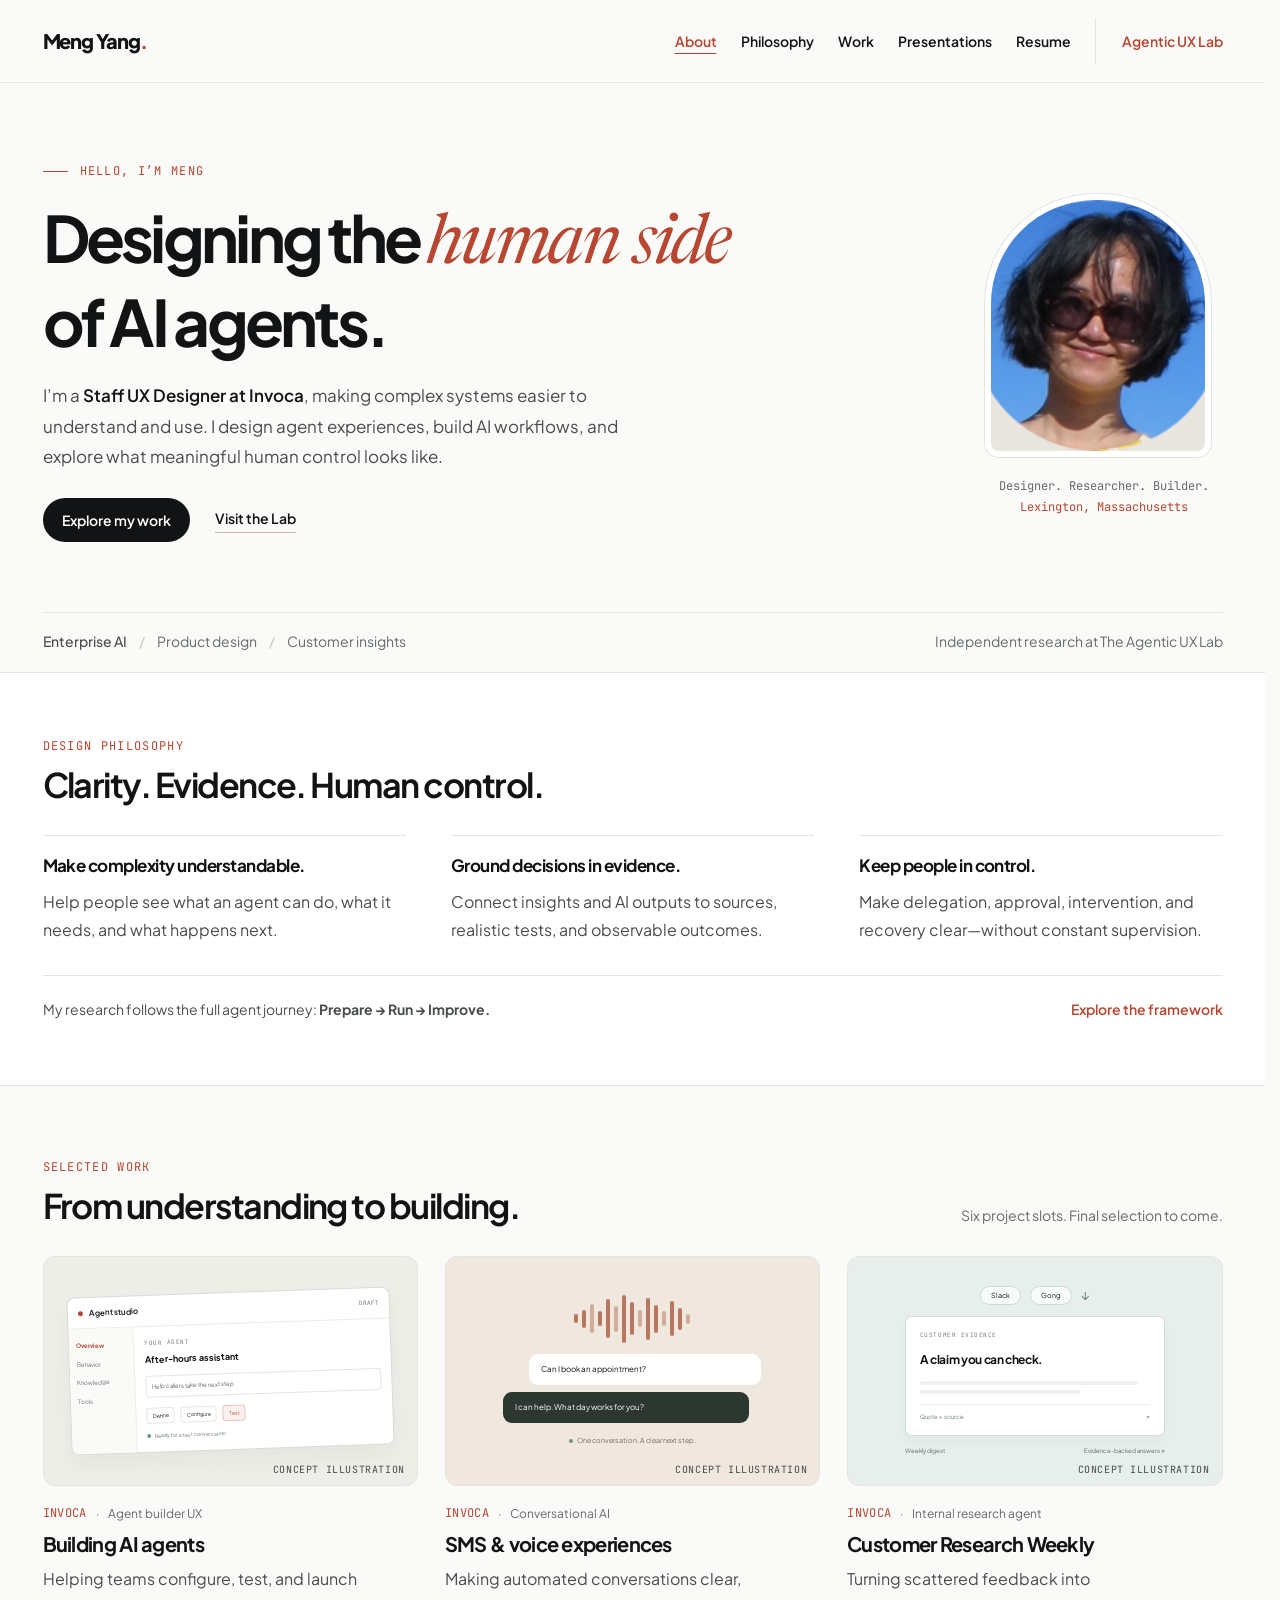
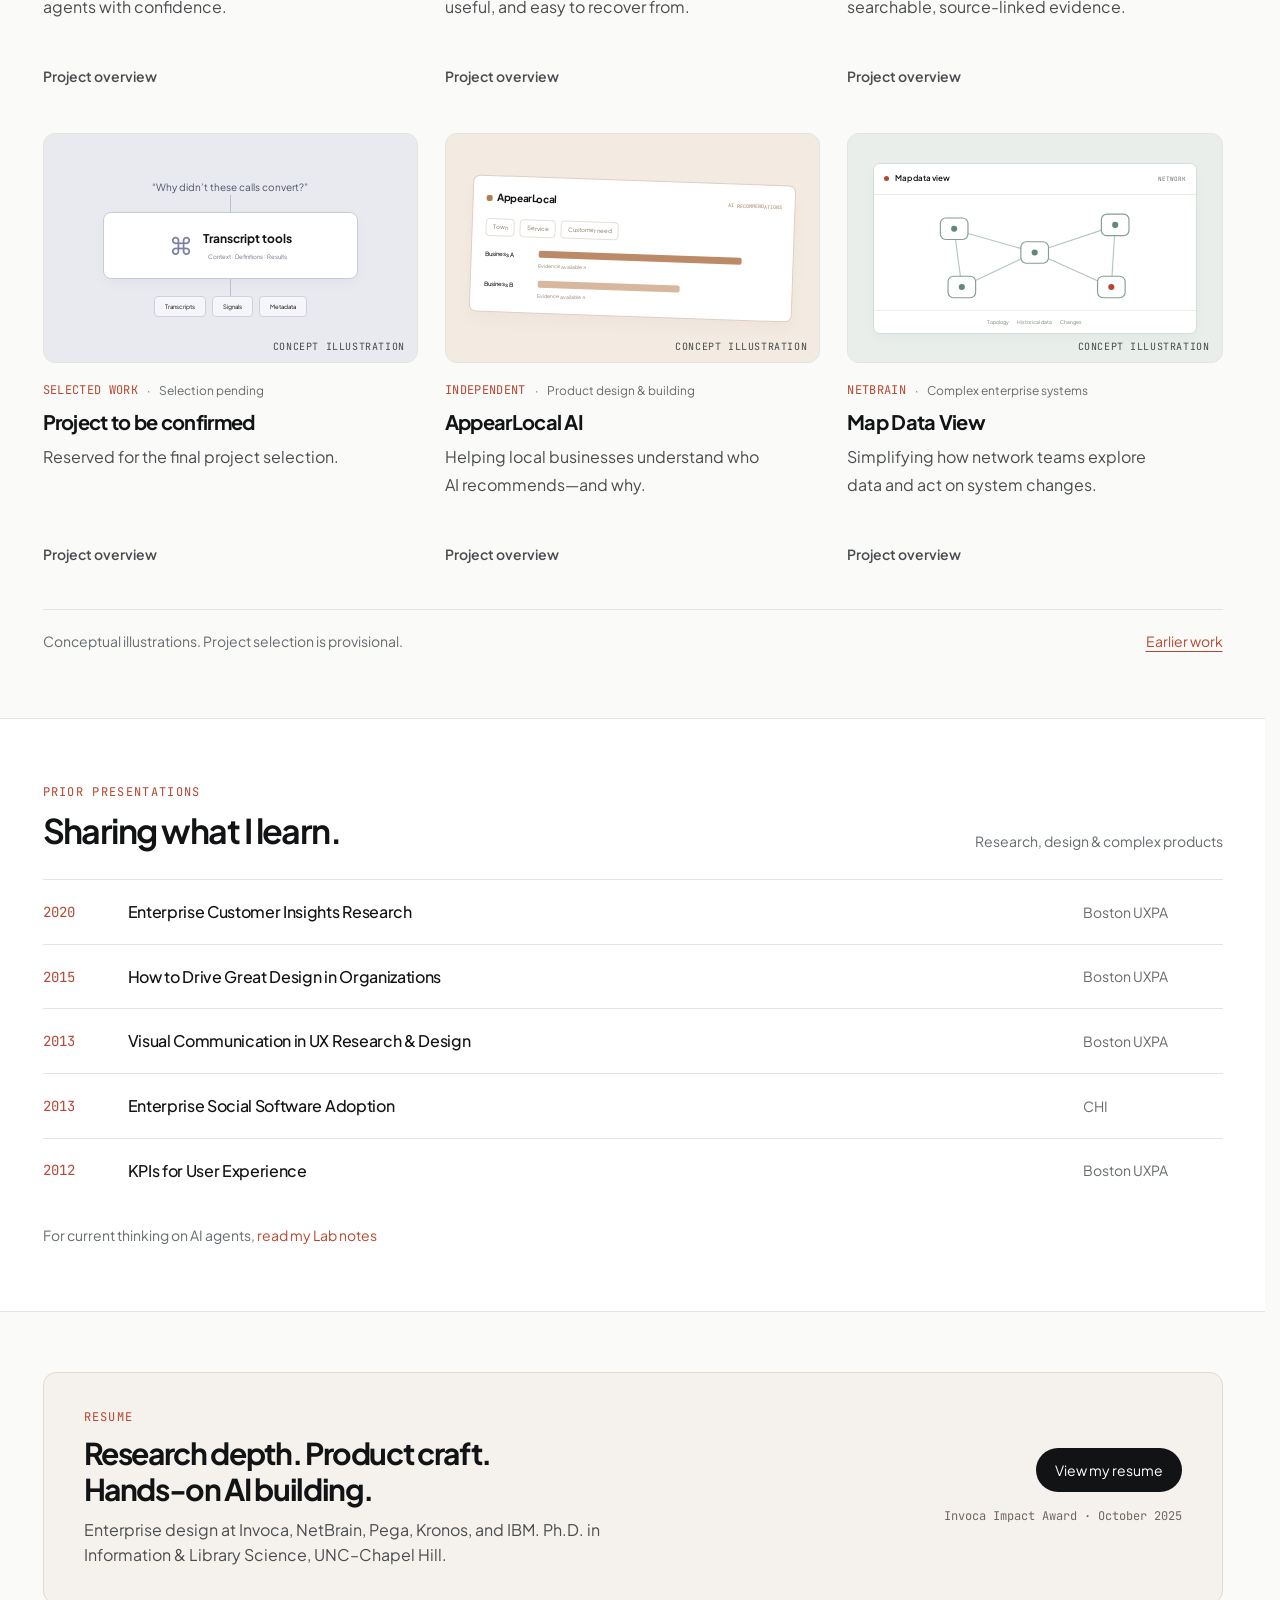
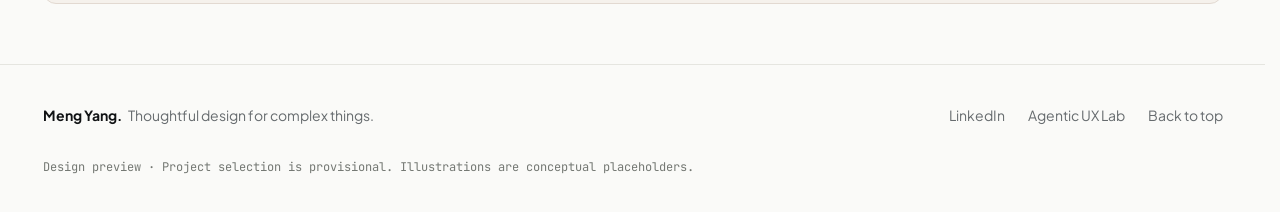
<file: index.html>
<!doctype html>
<html lang="en">
<head>
<meta charset="utf-8"><meta name="viewport" content="width=device-width,initial-scale=1"><meta name="description" content="Meng Yang — product design for AI agents and complex enterprise systems."><meta name="theme-color" content="#FAFAF8"><link rel="icon" href="assets/images/favicon.svg" type="image/svg+xml"><title>Meng Yang — AI Agents & Product Design</title><link rel="preconnect" href="https://fonts.googleapis.com"><link rel="preconnect" href="https://fonts.gstatic.com" crossorigin><link href="https://fonts.googleapis.com/css2?family=Plus+Jakarta+Sans:wght@400;500;600;700;800&family=Newsreader:ital,opsz,wght@1,6..72,400&family=JetBrains+Mono:wght@400;500&display=swap" rel="stylesheet">
<script>
document.documentElement.classList.add("js");
</script>
<link rel="stylesheet" href="assets/css/portfolio.css">
</head>
<body>
<a class="skip" href="#main">Skip to content</a>
<header class="site-header">
<div class="wrap nav"><a class="brand" href="#about">Meng Yang<span class="brand-dot">.</span></a>
<button type="button" class="menu-toggle" aria-expanded="false" aria-controls="navigation">
Menu
</button>
<nav class="navlinks" id="navigation" aria-label="Main navigation">
<a href="#about">About</a><a href="#philosophy">Philosophy</a><a href="#work">Work</a><a href="#presentations">Presentations</a><a href="#resume">Resume</a><a class="labnav" href="https://mengyang2015.github.io/agentic-uxlab/index.html" target="_blank" rel="noopener">Agentic UX Lab </a>
</nav>
</div>
</header>
<main id="main" tabindex="-1">
<section tabindex="-1" aria-labelledby="about-title" id="about" class="wrap">
<div class="hero"><div><div class="eyebrow intro-label"><span class="short-rule"></span> HELLO, I’M MENG</div><h1 id="about-title">Designing the <em>human side</em><br>of AI agents.</h1><p class="hero-copy">I’m a <strong>Staff UX Designer at Invoca</strong>, making complex systems easier to understand and use. I design agent experiences, build AI workflows, and explore what meaningful human control looks like.</p><div class="hero-actions"><a class="button" href="#work">Explore my work </a><a class="text-link" href="https://mengyang2015.github.io/agentic-uxlab/index.html" target="_blank" rel="noopener">Visit the Lab </a></div></div><div class="portrait-block"><div class="portrait-frame"><img src="assets/images/meng-yang.png" alt="Meng Yang" width="226" height="263"></div><div class="portrait-caption">Designer. Researcher. Builder.<br><span>Lexington, Massachusetts</span></div></div></div><div class="intro-foot"><span><b>Enterprise AI</b><span class="divider">/</span>Product design<span class="divider">/</span>Customer insights</span><span>Independent research at <a href="https://mengyang2015.github.io/agentic-uxlab/index.html">The Agentic UX Lab </a></span></div>
</section>
<section tabindex="-1" aria-labelledby="philosophy-title" id="philosophy" class="section philosophy">
<div class="wrap"><div class="section-top"><div><div class="eyebrow">DESIGN PHILOSOPHY</div><h2 id="philosophy-title" class="section-heading">Clarity. Evidence. Human control.</h2></div></div><div class="principles">
<article class="principle">
<h3>Make complexity understandable.</h3><p>Help people see what an agent can do, what it needs, and what happens next.</p>
</article>
<article class="principle">
<h3>Ground decisions in evidence.</h3><p>Connect insights and AI outputs to sources, realistic tests, and observable outcomes.</p>
</article>
<article class="principle">
<h3>Keep people in control.</h3><p>Make delegation, approval, intervention, and recovery clear—without constant supervision.</p>
</article>
</div><div class="framework-link"><span>My research follows the full agent journey: <strong>Prepare → Run → Improve.</strong></span><a href="https://mengyang2015.github.io/agentic-uxlab/framework/index.html" target="_blank" rel="noopener">Explore the framework </a></div></div>
</section>
<section tabindex="-1" aria-labelledby="work-title" id="work" class="work wrap">
<div class="section-top"><div><div class="eyebrow">SELECTED WORK</div><h2 id="work-title" class="section-heading">From understanding to building.</h2></div><p class="section-aside">Six project slots. Final selection to come.</p></div>
<noscript>
<p>Enable JavaScript to open project overviews. Navigation, presentation links, and the resume remain available.</p>
</noscript>
<div class="work-grid">
<article class="project">

<div aria-hidden="true" class="visual visual-builder"><div class="miniapp"><div class="appbar"><span class="appdot"></span> Agent studio <span class="tinybadge">DRAFT</span></div><div class="builderbody"><div class="sidenav"><b>Overview</b><span>Behavior</span><span>Knowledge</span><span>Tools</span></div><div class="buildermain"><div class="minilabel">YOUR AGENT</div><strong>After-hours assistant</strong><div class="field">Help callers take the next step</div><div class="steps"><span>Define</span><span>Configure</span><span class="active">Test</span></div><div class="testline"><i></i> Ready for a test conversation</div></div></div></div><span class="concept-label">CONCEPT ILLUSTRATION</span></div><div class="project-meta"><span>INVOCA</span><span>Agent builder UX</span></div><h3>Building AI agents </h3><p>Helping teams configure, test, and launch agents with confidence.</p>
<button class="project-open" data-project="0" aria-label="Read overview: Building AI agents" type="button"><span class="overview-link">Project overview</span></button>
</article>
<article class="project">

<div aria-hidden="true" class="visual visual-voice"><div class="conversation"><div class="wave"><i style="--h:9px"></i><i style="--h:18px"></i><i style="--h:29px"></i><i style="--h:15px"></i><i style="--h:39px"></i><i style="--h:26px"></i><i style="--h:48px"></i><i style="--h:33px"></i><i style="--h:17px"></i><i style="--h:42px"></i><i style="--h:28px"></i><i style="--h:15px"></i><i style="--h:35px"></i><i style="--h:22px"></i><i style="--h:10px"></i></div><div class="chatmsg human">Can I book an appointment?</div><div class="chatmsg agent">I can help. What day works for you?</div><div class="conversationfoot"><span class="live-dot"></span> One conversation. A clear next step.</div></div><span class="concept-label">CONCEPT ILLUSTRATION</span></div><div class="project-meta"><span>INVOCA</span><span>Conversational AI</span></div><h3>SMS & voice experiences </h3><p>Making automated conversations clear, useful, and easy to recover from.</p>
<button class="project-open" data-project="1" aria-label="Read overview: SMS &amp; voice experiences" type="button"><span class="overview-link">Project overview</span></button>
</article>
<article class="project">

<div aria-hidden="true" class="visual visual-research"><div class="evidence"><div class="sources"><span>Slack</span><span>Gong</span><span class="sourcearrow">↓</span></div><div class="evidencecard"><div class="minilabel">CUSTOMER EVIDENCE</div><strong>A claim you can check.</strong><div class="quote-lines"><i></i><i></i></div><div class="evidencefoot"><span>Quote + source</span><span>↗</span></div></div><div class="digest"><span>Weekly digest</span><span>Evidence-backed answers ↗</span></div></div><span class="concept-label">CONCEPT ILLUSTRATION</span></div><div class="project-meta"><span>INVOCA</span><span>Internal research agent</span></div><h3>Customer Research Weekly </h3><p>Turning scattered feedback into searchable, source-linked evidence.</p>
<button class="project-open" data-project="2" aria-label="Read overview: Customer Research Weekly" type="button"><span class="overview-link">Project overview</span></button>
</article>
<article class="project">

<div aria-hidden="true" class="visual visual-mcp"><div class="tool-flow"><div class="question">“Why didn’t these calls convert?”</div><div class="connector"></div><div class="toolnode"><span class="toolicon">⌘</span><div><strong>Transcript tools</strong><span>Context · Definitions · Results</span></div></div><div class="connector"></div><div class="tooloutputs"><span>Transcripts</span><span>Signals</span><span>Metadata</span></div></div><span class="concept-label">CONCEPT ILLUSTRATION</span></div><div class="project-meta"><span>SELECTED WORK</span><span>Selection pending</span></div><h3>Project to be confirmed </h3><p>Reserved for the final project selection.</p>
<button class="project-open" data-project="3" aria-label="Read overview: Project to be confirmed" type="button"><span class="overview-link">Project overview</span></button>
</article>
<article class="project">

<div aria-hidden="true" class="visual visual-appear"><div class="appearapp"><div class="appearhead"><strong><span class="appear-dot"></span> AppearLocal</strong><span>AI RECOMMENDATIONS</span></div><div class="minifilters"><span>Town</span><span>Service</span><span>Customer need</span></div><div class="comparison"><div><b>Business A</b><span style="--w:84%"></span><small>Evidence available ↗</small></div><div><b>Business B</b><span style="--w:59%"></span><small>Evidence available ↗</small></div></div></div><span class="concept-label">CONCEPT ILLUSTRATION</span></div><div class="project-meta"><span>INDEPENDENT</span><span>Product design & building</span></div><h3>AppearLocal AI </h3><p>Helping local businesses understand who AI recommends—and why.</p>
<button class="project-open" data-project="4" aria-label="Read overview: AppearLocal AI" type="button"><span class="overview-link">Project overview</span></button>
</article>
<article class="project">

<div aria-hidden="true" class="visual visual-network"><div class="networkapp"><div class="appbar"><span class="appdot"></span> Map data view <span class="tinybadge">NETWORK</span></div><svg viewBox="0 0 340 150" aria-hidden="true"><g fill="none" stroke="#b5c4bd" stroke-width="1.5"><path d="M65 45L170 75L275 40M170 75L75 120M170 75L270 120M65 45L75 120M275 40L270 120"/></g><g fill="#fff" stroke="#849e90" stroke-width="1.5"><rect x="47" y="30" width="36" height="28" rx="7"/><rect x="152" y="61" width="36" height="28" rx="7"/><rect x="257" y="25" width="36" height="28" rx="7"/><rect x="57" y="106" width="36" height="28" rx="7"/><rect x="252" y="106" width="36" height="28" rx="7"/></g><g fill="#638878"><circle cx="65" cy="44" r="4"/><circle cx="170" cy="75" r="4"/><circle cx="275" cy="39" r="4"/><circle cx="75" cy="120" r="4"/></g><circle cx="270" cy="120" r="4" fill="#b84732"/></svg><div class="networkfoot"><span>Topology</span><span>Historical data</span><span>Changes</span></div></div><span class="concept-label">CONCEPT ILLUSTRATION</span></div><div class="project-meta"><span>NETBRAIN</span><span>Complex enterprise systems</span></div><h3>Map Data View </h3><p>Simplifying how network teams explore data and act on system changes.</p>
<button class="project-open" data-project="5" aria-label="Read overview: Map Data View" type="button"><span class="overview-link">Project overview</span></button>
</article>
</div><div class="work-bottom"><span>Conceptual illustrations. Project selection is provisional.</span><a href="earlier-work.html" target="_blank" rel="noopener">Earlier work </a></div>
</section>
<section tabindex="-1" aria-labelledby="presentations-title" id="presentations" class="section presentations">
<div class="wrap"><div class="section-top"><div><div class="eyebrow">PRIOR PRESENTATIONS</div><h2 id="presentations-title" class="section-heading">Sharing what I learn.</h2></div><span class="section-aside">Research, design & complex products</span></div><a class="talk" href="https://www.slideshare.net/yangmeng2011/enterprise-customer-insights-research-how-to-make-an-impact" target="_blank" rel="noopener"><span class="talkyear">2020</span><h3>Enterprise Customer Insights Research</h3><span class="talkevent">Boston UXPA</span></a><a class="talk" href="https://www.slideshare.net/yangmeng2011/how-to-drive-great-design-in-organizations-small-very-very-large" target="_blank" rel="noopener"><span class="talkyear">2015</span><h3>How to Drive Great Design in Organizations</h3><span class="talkevent">Boston UXPA</span></a><a class="talk" href="https://www.slideshare.net/Dory_Kronos/uxpa-2013-visual-communication-in-ux-research-and-design" target="_blank" rel="noopener"><span class="talkyear">2013</span><h3>Visual Communication in UX Research & Design</h3><span class="talkevent">Boston UXPA</span></a><a class="talk" href="https://www.youtube.com/watch?v=DBQ0Z8WSA30" target="_blank" rel="noopener"><span class="talkyear">2013</span><h3>Enterprise Social Software Adoption</h3><span class="talkevent">CHI</span></a><a class="talk" href="https://www.slideshare.net/yangmeng2011/kpiuxbostonupa20120507" target="_blank" rel="noopener"><span class="talkyear">2012</span><h3>KPIs for User Experience</h3><span class="talkevent">Boston UXPA</span></a><p class="talks-note">For current thinking on AI agents, <a href="https://mengyang2015.github.io/agentic-uxlab/articles/index.html" target="_blank" rel="noopener">read my Lab notes </a></p></div>
</section>
<section tabindex="-1" aria-labelledby="resume-title" id="resume" class="resume-section wrap">
<div class="resume-panel"><div><div class="eyebrow">RESUME</div><h2 id="resume-title">Research depth. Product craft.<br>Hands-on AI building.</h2><p>Enterprise design at Invoca, NetBrain, Pega, Kronos, and IBM. Ph.D. in Information & Library Science, UNC–Chapel Hill.</p></div><div class="resume-side"><a class="button" href="https://canva.link/l0on69ldq7z85qn" target="_blank" rel="noopener">View my resume </a><div class="award">Invoca Impact Award · October 2025</div></div></div>
</section>
</main>
<footer class="footer">
<div class="wrap"><div class="footer-inner"><span><span class="footer-name">Meng Yang.</span> &nbsp; Thoughtful design for complex things.</span><div class="footer-links"><a href="https://www.linkedin.com/in/yangmeng/" target="_blank" rel="noopener">LinkedIn </a><a href="https://mengyang2015.github.io/agentic-uxlab/index.html" target="_blank" rel="noopener">Agentic UX Lab </a><a href="#about">Back to top </a></div></div><p class="preview-note">Design preview · Project selection is provisional. Illustrations are conceptual placeholders.</p></div>
</footer>
<dialog class="modal" id="project-dialog" aria-labelledby="modal-title" aria-describedby="modal-problem">
<div class="modal-header"><span>PROJECT OVERVIEW</span>
<button class="close" type="button">
Close ×
</button>
</div><div class="modal-body" id="modal-body"></div>
</dialog>
<script src="assets/js/portfolio.js" defer>
</script>
</body>
</html>
</file>
<file: assets/css/portfolio.css>
:root{--bg:#fafaf8;--white:#fff;--ink:#111315;--secondary:#4a4d4f;--muted:#666b6e;--line:#e5e5e0;--accent:#b84732;--soft:#fbf0ed;--sans:'Plus Jakarta Sans',Arial,sans-serif;--serif:'Newsreader',Georgia,serif;--mono:'JetBrains Mono',monospace}
*{box-sizing:border-box}
html{scroll-behavior:smooth;scroll-padding-top:95px}
body{margin:0;background:var(--bg);color:var(--ink);font-family:var(--sans);line-height:1.6}
a{color:inherit;text-decoration:none}
button{font:inherit}
a,button{-webkit-tap-highlight-color:transparent}
a:focus-visible,button:focus-visible{outline:3px solid var(--accent);outline-offset:5px}
button{cursor:pointer}
.wrap{width:min(1180px,calc(100% - 80px));margin:auto}
.skip{position:absolute;top:-100px;padding:10px;background:white;z-index:99}
.skip:focus{top:10px}
.site-header{position:sticky;top:0;background:#fafaf8f5;backdrop-filter:blur(15px);border-bottom:1px solid var(--line);z-index:20}
.nav{display:flex;align-items:center;justify-content:space-between;height:82px;gap:25px}
.brand{font-size:20px;font-weight:800;letter-spacing:-.06em}
.brand-dot{color:var(--accent)}
.navlinks{display:flex;align-items:center;gap:27px;font-size:12px;font-weight:600}
.navlinks a:hover{color:var(--accent)}
.labnav{border-left:1px solid var(--line);padding-left:26px;color:var(--accent)}
.menu-toggle{display:none;background:white;border:1px solid var(--line);border-radius:7px;padding:8px 12px}
.eyebrow{font:10px var(--mono);letter-spacing:.11em;text-transform:uppercase;color:var(--accent)}
.hero{display:grid;grid-template-columns:1fr 238px;gap:90px;align-items:center;padding:79px 0 70px}
.intro-label{display:flex;align-items:center;gap:12px;margin-bottom:21px}
.short-rule{display:inline-block;width:25px;height:1px;background:var(--accent)}
h1{font-size:clamp(43px,5vw,67px);line-height:1.12;letter-spacing:-.058em;margin:0 0 23px;max-width:810px;font-weight:700}
em{font-family:var(--serif);font-weight:400;color:var(--accent);letter-spacing:-.035em}
h1 em{font-size:1.08em}
p{margin:0}
.hero-copy{color:var(--secondary);font-size:16px;line-height:1.8;max-width:615px}
.hero-copy strong{font-weight:600;color:var(--ink)}
.hero-actions{display:flex;align-items:center;gap:25px;margin-top:26px;font-size:12px;font-weight:600}
.button{display:inline-flex;align-items:center;justify-content:center;gap:20px;border-radius:30px;background:var(--ink);color:white;padding:11px 19px;transition:background .2s}
.button:hover{background:var(--accent)}
.text-link{border-bottom:1px solid #c8b6af;padding-bottom:3px}
.text-link:hover{color:var(--accent)}
.portrait-block{padding-top:8px}
.portrait-frame{width:226px;height:263px;border-radius:110px 110px 14px 14px;overflow:hidden;background:#e9e5df;position:relative;border:6px solid #fff;box-shadow:0 0 0 1px var(--line)}
.portrait-frame img{width:100%;height:100%;object-fit:cover;object-position:center}
.portrait-caption{font:10px var(--mono);color:var(--muted);margin-top:19px;text-align:center}
.portrait-caption span{color:var(--accent)}
.intro-foot{border-top:1px solid var(--line);padding:17px 0 19px;display:flex;align-items:center;justify-content:space-between;font-size:11px;color:var(--muted)}
.intro-foot b{font-weight:500;color:var(--secondary)}
.intro-foot .divider{padding:0 12px;color:#c3c3bc}
.section{padding:64px 0}
.philosophy{background:white;border-block:1px solid var(--line)}
.section-top{display:flex;justify-content:space-between;align-items:end;margin-bottom:29px;gap:20px}
.section-heading{font-size:34px;letter-spacing:-.045em;line-height:1.2;margin:9px 0 0;font-weight:650}
.section-aside{font-size:12px;color:var(--muted)}
.principles{display:grid;grid-template-columns:repeat(3,1fr);gap:45px}
.principle{padding-top:18px;border-top:1px solid var(--line)}
.principle-num{font:italic 24px var(--serif);color:var(--accent);margin-bottom:9px}
.principle h3{font-size:17px;line-height:1.4;letter-spacing:-.03em;margin:0 0 10px}
.principle p{font-size:13px;line-height:1.8;color:var(--secondary)}
.framework-link{margin-top:30px;padding-top:22px;border-top:1px solid var(--line);display:flex;justify-content:space-between;align-items:center;gap:20px;font-size:12px;color:var(--secondary)}
.framework-link a{color:var(--accent);font-weight:600;white-space:nowrap}
.work{padding:72px 0 66px}
.work-grid{display:grid;grid-template-columns:repeat(3,minmax(0,1fr));gap:35px 27px}
.project-open{display:block;width:100%;border:0;padding:0;text-align:left;background:transparent;color:inherit}
.visual{height:230px;border-radius:12px;border:1px solid #e5e5e0;position:relative;overflow:hidden;display:flex;align-items:center;justify-content:center;padding:25px;transition:transform .25s,box-shadow .25s}
.project-open:hover .visual{transform:translateY(-4px);box-shadow:0 9px 25px #1113150c}
.project-open:hover h3{color:var(--accent)}
.concept-label{position:absolute;bottom:9px;right:12px;font:7px var(--mono);letter-spacing:.06em;color:#626769}
.project-meta{display:flex;align-items:center;gap:9px;flex-wrap:wrap;font-size:9px;color:var(--muted);margin-top:17px}
.project-meta>span:first-child{font:9px var(--mono);color:var(--accent);letter-spacing:.03em}
.project-meta>span+span:before{content:'·';margin-right:9px}
.project h3{font-size:19px;line-height:1.3;letter-spacing:-.035em;margin:7px 0 8px;display:flex;justify-content:space-between;gap:8px}
.project h3>span{font-size:18px;font-weight:400;color:#818581}
.project p{font-size:12px;line-height:1.75;color:var(--secondary);max-width:330px;min-height:43px}
.overview-link{font-size:10px;font-weight:600;display:inline-block;margin-top:13px;color:var(--secondary)}
.overview-link>span{margin-left:5px}
.work-bottom{margin-top:33px;padding-top:20px;border-top:1px solid var(--line);display:flex;justify-content:space-between;font-size:11px;color:var(--muted)}
.work-bottom a{color:var(--accent)}


/* Illustrative project covers; no customer data. */
.visual-builder{background:#eeeee9}
.miniapp{background:white;width:100%;border:1px solid #d9dcd6;border-radius:8px;box-shadow:0 10px 20px #2026200b;transform:rotate(-2deg);overflow:hidden}
.appbar{height:31px;border-bottom:1px solid #eaece7;display:flex;align-items:center;gap:6px;padding:0 10px;font-size:8px;font-weight:600}
.appdot{width:5px;height:5px;background:var(--accent);border-radius:50%}
.tinybadge{margin-left:auto;font:6px var(--mono);color:#727775}
.builderbody{display:flex;min-height:118px}
.sidenav{width:65px;background:#fafaf8;border-right:1px solid #eeeee9;padding:12px 7px;display:flex;flex-direction:column;gap:9px;font-size:6px;color:#727775}
.sidenav b{color:var(--accent)}
.buildermain{padding:12px 10px;flex:1}
.minilabel{font:6px var(--mono);letter-spacing:.09em;color:#777e7b;margin-bottom:6px}
.buildermain strong{font-size:9px;display:block}
.field{font-size:6px;border:1px solid #e3e6df;border-radius:4px;margin-top:9px;padding:5px;color:#676e68}
.steps{display:flex;gap:6px;margin-top:10px;font-size:5px}
.steps span{padding:3px 5px;border:1px solid #e6e7e2;border-radius:3px}
.steps .active{background:var(--soft);color:var(--accent);border-color:#e6c8c1}
.testline{font-size:5px;margin-top:8px;color:#66796c}
.testline i,.live-dot{display:inline-block;width:4px;height:4px;background:#6c957f;border-radius:50%;margin-right:3px}
.visual-voice{background:#f0e7df}
.conversation{width:100%;max-width:258px}
.wave{height:47px;display:flex;align-items:center;justify-content:center;gap:4px;margin-bottom:12px}
.wave i{width:4px;height:var(--h);border-radius:4px;background:#b97760}
.wave i:nth-child(3n){background:#d1ad9b}
.chatmsg{font-size:8px;padding:9px 12px;border-radius:9px;margin-bottom:7px;max-width:90%;box-shadow:0 2px 5px #00000003}
.human{background:#fff;margin-left:auto}
.agent{background:#2c3732;color:#fff;max-width:95%}
.conversationfoot{font-size:7px;color:#76675e;text-align:center;margin-top:12px}
.visual-research{background:#e7eeeb}
.evidence{width:100%;max-width:260px}
.sources{display:flex;justify-content:center;gap:9px;align-items:center;margin-bottom:10px}
.sources span{font-size:7px;padding:3px 10px;border:1px solid #cddcd3;border-radius:20px;background:#f8fbf9}
.sources .sourcearrow{border:0;background:transparent;padding:0;font-size:13px;color:#688276}
.evidencecard{background:#fff;border:1px solid #cfdbd3;padding:14px;border-radius:7px;box-shadow:0 6px 12px #253d2d08}
.evidencecard strong{font-size:12px;letter-spacing:-.03em}
.quote-lines{margin-top:10px;display:flex;flex-direction:column;gap:5px}
.quote-lines i{display:block;height:4px;background:#edf0eb;border-radius:2px;width:95%}
.quote-lines i+ i{width:70%}
.evidencefoot{display:flex;justify-content:space-between;font-size:6px;color:#668372;border-top:1px solid #ecf0eb;margin-top:10px;padding-top:7px}
.digest{display:flex;justify-content:space-between;margin-top:10px;font-size:6px;color:#577060}
.visual-mcp{background:#e9eaf0}
.tool-flow{width:100%;max-width:255px;text-align:center}
.question{font-size:10px;color:#4d5267}
.connector{height:17px;width:1px;background:#bbc0ce;margin:auto}
.toolnode{border:1px solid #c6cbd6;background:white;border-radius:8px;padding:13px;display:flex;justify-content:center;align-items:center;gap:10px;box-shadow:0 5px 13px #262a3d08}
.toolicon{font-size:24px;color:#7d81a1}
.toolnode strong{font-size:12px;display:block;text-align:left}
.toolnode div>span{font-size:6px;display:block;color:#72768c;margin-top:3px}
.tooloutputs{display:flex;justify-content:center;gap:6px}
.tooloutputs span{border:1px solid #ced0dd;border-radius:4px;font-size:6px;padding:5px 10px;background:#f6f6fa}
.visual-appear{background:#f3eae2}
.appearapp{width:100%;background:#fff;border:1px solid #e0cfc1;border-radius:7px;padding:13px;transform:rotate(2deg);box-shadow:0 8px 15px #634c3508}
.appearhead{display:flex;align-items:center;justify-content:space-between;gap:8px}
.appearhead strong{font-size:10px;letter-spacing:-.04em}
.appearhead>span{font:5px var(--mono);color:#b08360}
.appear-dot{display:inline-block;width:6px;height:6px;border-radius:2px;background:#b47d50;margin-right:3px}
.minifilters{display:flex;gap:5px;margin:13px 0}
.minifilters span{font-size:6px;padding:3px 6px;border:1px solid #e8dfd5;border-radius:4px;color:#8e7b66}
.comparison>div{position:relative;padding-left:54px;margin:11px 0 0}
.comparison b{position:absolute;left:0;top:0;font-size:6px;font-weight:500}
.comparison span{width:var(--w);height:7px;background:#bd8a67;display:block;border-radius:2px}
.comparison>div+div span{background:#d7b79d}
.comparison small{font-size:5px;color:#98826d;display:block;margin-top:4px}
.visual-network{background:#e9eeea}
.networkapp{width:100%;background:#fff;border:1px solid #d3ded5;border-radius:7px;overflow:hidden;box-shadow:0 5px 12px #2b4f3107}
.networkapp svg{display:block;width:100%;height:115px}
.networkfoot{display:flex;justify-content:center;gap:8px;font-size:5px;border-top:1px solid #eaf0e9;padding:7px;color:#718476}

.presentations{background:white;border-block:1px solid var(--line)}
.talk{display:grid;grid-template-columns:65px 1fr 140px;gap:20px;align-items:center;padding:19px 0;border-top:1px solid var(--line)}
.talk:hover h3,.talk:hover .talkarrow{color:var(--accent)}
.talkyear{font:12px var(--mono);color:var(--accent)}
.talk h3{font-size:14px;font-weight:500;letter-spacing:-.02em;margin:0}
.talkevent{font-size:10px;color:var(--muted)}
.talkarrow{font-size:19px;color:#7c807c}
.presentations .section-top{margin-bottom:27px}
.talks-note{font-size:11px;color:var(--muted);margin-top:22px}
.talks-note a{color:var(--accent)}
.resume-section{padding:60px 0}
.resume-panel{border:1px solid #e2d9d1;background:#f5f1ec;border-radius:13px;padding:35px 40px;display:flex;justify-content:space-between;gap:30px;align-items:center}
.resume-panel h2{font-size:30px;letter-spacing:-.045em;margin:8px 0 10px;line-height:1.2}
.resume-panel p{font-size:13px;color:var(--secondary);max-width:560px}
.resume-side{flex-shrink:0;text-align:right}
.resume-side .button{font-size:12px}
.award{font:9px var(--mono);color:#71675e;margin-top:14px}
.footer{padding:28px 0 34px;border-top:1px solid var(--line)}
.footer-inner{display:flex;justify-content:space-between;align-items:center;gap:20px;font-size:11px;color:var(--muted)}
.footer-name{font-weight:700;color:var(--ink)}
.footer-links{display:flex;gap:23px}
.preview-note{font:9px var(--mono);color:#747873;margin-top:20px}
.modal{padding:0;border:1px solid var(--line);border-radius:14px;width:min(650px,calc(100% - 32px));max-height:85vh;background:var(--bg);color:var(--ink);box-shadow:0 30px 100px #0003}
.modal::backdrop{background:#141b17a8;backdrop-filter:blur(5px)}
.modal-header{position:sticky;top:0;display:flex;justify-content:space-between;align-items:center;background:var(--bg);padding:15px 25px;border-bottom:1px solid var(--line);z-index:1}
.modal-header span{font:9px var(--mono);color:var(--muted)}
.close{border:1px solid var(--line);border-radius:30px;padding:5px 13px;font-size:11px;background:white;color:var(--ink)}
.modal-body{padding:28px 31px}
.modal h2{font-size:32px;line-height:1.2;letter-spacing:-.05em;margin:9px 0 17px}
.modal .problem{font-size:17px;line-height:1.7;margin:20px 0;color:var(--secondary)}
.modal h3{font-size:12px;text-transform:uppercase;letter-spacing:.06em;margin:25px 0 10px}
.modal ul{padding-left:19px;margin:0;font-size:13px;color:var(--secondary)}
.modal li{margin-bottom:10px}
.modal-role{font-size:11px;color:var(--muted)}
.modal-note{font-size:11px;color:var(--secondary);border-top:1px solid var(--line);padding-top:18px;margin-top:24px}
.modal-footer{margin-top:22px;font:9px var(--mono);color:var(--accent)}

@media(min-width:1450px){.hero{padding:92px 0 80px}
}
@media(max-width:1050px){.wrap{width:calc(100% - 50px)}
.hero{gap:40px;grid-template-columns:1fr 190px}
.portrait-frame{width:185px;height:220px}
.navlinks{gap:17px}
.labnav{padding-left:17px}
.visual{padding:18px;height:205px}
.work-grid{gap:30px 20px}
.principles{gap:27px}
.resume-panel{padding:30px}
.project h3{font-size:17px}
}

@media(max-width:780px){.navlinks{gap:14px;font-size:10px}
.labnav{padding-left:14px}
.hero{grid-template-columns:1fr 150px;gap:26px;padding:54px 0}
.portrait-frame{width:148px;height:184px}
.portrait-caption{font-size:8px}
.hero-copy{font-size:14px}
h1{font-size:45px}
.visual{height:220px;padding:24px}
.principles{gap:20px}
.principle h3{font-size:15px}
.principle p{font-size:12px}
.intro-foot{font-size:9px}
.resume-panel{align-items:start;flex-direction:column}
.resume-side{text-align:left}
.talk{grid-template-columns:48px 1fr 110px;gap:12px}
.talk h3{font-size:12px}
.section-heading{font-size:30px}
.section-aside{font-size:10px}
}

@media(max-width:600px){html{scroll-padding-top:78px}
.wrap{width:calc(100% - 38px)}
.nav{height:69px}
.js .menu-toggle{display:block;font-size:14px}
.js .navlinks{display:none;position:absolute;top:69px;left:0;right:0;padding:15px 20px 22px;background:var(--bg);border-bottom:1px solid var(--line);font-size:13px;flex-direction:column;align-items:stretch;gap:0}
.js .navlinks.open{display:flex}
.navlinks a{padding:10px 0}
.labnav{border-left:0;border-top:1px solid var(--line);margin-top:8px;padding-top:16px!important}
.hero{display:block;padding:43px 0 31px}
.hero h1{font-size:44px;max-width:440px}
.hero-copy{font-size:14px;line-height:1.8}
.hero-actions{gap:20px;margin-top:23px;font-size:11px}
.intro-label{font-size:9px;margin-bottom:18px}
.portrait-block{display:flex;align-items:center;gap:14px;margin-top:26px;padding:0}
.portrait-frame{width:49px;height:49px;border-radius:50%;border:2px solid #fff;flex-shrink:0}
.portrait-caption{font-size:9px;margin:0;text-align:left}
.intro-foot{display:block;line-height:1.9;padding:13px 0 16px}
.intro-foot>span+span{display:block}
.intro-foot .divider{padding:0 7px}
.section{padding:43px 0}
.section-top{align-items:start;gap:13px}
.section-aside{max-width:110px;text-align:right;font-size:9px;padding-top:4px}
.section-heading{font-size:29px}
.principles{grid-template-columns:1fr;gap:22px}
.principle{position:relative;padding:16px 0 0 35px}
.principle-num{position:absolute;left:0;top:15px;font-size:23px}
.principle h3{font-size:17px;margin-bottom:6px}
.principle p{font-size:13px}
.framework-link{align-items:start;flex-direction:column;gap:10px;font-size:11px;margin-top:24px}
.work{padding:46px 0}
.work-grid{grid-template-columns:1fr;gap:30px}
.visual{height:240px;padding:30px 38px}
.project h3{font-size:21px}
.project p{font-size:13px;min-height:0;max-width:100%}
.project-meta{font-size:10px}
.project-meta>span:first-child{font-size:9px}
.overview-link{font-size:11px}
.work-bottom{font-size:10px}
.talk{grid-template-columns:42px 1fr;gap:12px;padding:17px 0}
.talk h3{font-size:13px;line-height:1.5}
.talkevent{grid-column:2;grid-row:auto;font-size:9px;margin-top:-9px}
.talkarrow{grid-column:3;grid-row:1 / span 2}
.talkyear{font-size:10px;align-self:start;padding-top:3px}
.resume-section{padding:39px 0}
.resume-panel{padding:25px;gap:22px}
.resume-panel h2{font-size:27px}
.resume-panel p{font-size:12px}
.footer-inner{align-items:start;flex-direction:column;gap:14px}
.footer-links{gap:20px}
.preview-note{font-size:8px;line-height:1.8}
.modal-body{padding:23px}
.modal h2{font-size:29px}
.modal .problem{font-size:16px}
}

@media(prefers-reduced-motion:reduce){html{scroll-behavior:auto}
*{transition:none!important}
}


/* Readability and responsive behavior for the review implementation. */
:root { font-size: 100%; }
body { font-size: 1rem; }
main:focus { outline: none; }
.navlinks { font-size: .875rem; gap: 24px; }
.navlinks a { padding-block: 12px; }
.eyebrow { font-size: .75rem; line-height: 1.6; }
.hero-copy { font-size: 1.0625rem; }
.hero-actions, .resume-side .button { font-size: .875rem; }
.button, .menu-toggle, .close { min-height: 44px; }
.portrait-caption { font-size: .75rem; line-height: 1.8; }
.intro-foot { font-size: .875rem; gap: 24px; }
.section-aside { font-size: .875rem; max-width: 300px; }
.principle p, .project p, .resume-panel p { font-size: 1rem; }
.framework-link { font-size: .875rem; }
.project-meta, .project-meta > span:first-child { font-size: .75rem; line-height: 1.8; }
.project h3 { font-size: 1.25rem; }
.project p { min-height: 5.25rem; }
.overview-link { font-size: .875rem; min-height: 44px; display: inline-flex; align-items: center; margin-top: 5px; }
.concept-label { font-size: .625rem; color: #454b48; }
.work-bottom { font-size: .875rem; gap: 24px; }
.work-bottom a { flex-shrink: 0; text-decoration: underline; text-underline-offset: 4px; }
.talk h3 { font-size: 1rem; }
.talkyear, .talkevent, .talks-note { font-size: .875rem; }
.award, .preview-note { font-size: .75rem; line-height: 1.8; }
.footer-inner { font-size: .875rem; }
.footer-links { flex-wrap: wrap; }
.footer-links a { min-height: 44px; display: inline-flex; align-items: center; }
.modal { max-height: calc(100dvh - 32px); overscroll-behavior: contain; }
.modal-header { gap: 16px; }
.modal-header span { font-size: .75rem; }
.close { font-size: .875rem; flex-shrink: 0; }
.modal-role, .modal-note, .modal-footer { font-size: .875rem; }
.modal ul { font-size: 1rem; }
.modal h3 { font-size: .875rem; }
.modal a { text-decoration: underline; text-underline-offset: 4px; }
.modal-title:focus { outline: none; }
.project-open { border-radius: 12px; }
.js .menu-toggle { display: none; }
.navlinks a[aria-current="location"] { color: var(--accent); text-decoration: underline; text-underline-offset: 6px; }
a:hover { text-decoration-thickness: 1px; }
noscript p { padding: 16px 0; color: var(--secondary); }
@media (max-width: 1100px) {
  .work-grid { grid-template-columns: repeat(2, minmax(0, 1fr)); gap: 36px 24px; }
  .visual { height: 250px; padding: 30px; }
  .hero { gap: 40px; }
}
@media (max-width: 900px) {
  html { scroll-padding-top: 86px; }
  .nav { height: 72px; }
  .js .menu-toggle { display: block; }
  .navlinks { flex-wrap: wrap; gap: 8px 24px; }
  .js .navlinks { display: none; position: absolute; top: 72px; left: 0; right: 0; padding: 16px 25px 24px; background: var(--bg); border-bottom: 1px solid var(--line); flex-direction: column; align-items: stretch; gap: 0; }
  .js .navlinks.open { display: flex; }
  .navlinks a { padding: 10px 0; min-height: 44px; font-size: 1rem; }
  .labnav { border-left: 0; border-top: 1px solid var(--line); margin-top: 8px; padding-left: 0; }
  .principles { gap: 24px; }
  .intro-foot { flex-wrap: wrap; gap: 8px; }
}
@media (max-width: 640px) {
  .wrap { width: calc(100% - 38px); }
  .nav { gap: 12px; }
  .hero { display: block; padding: 48px 0 32px; }
  .hero h1 { font-size: clamp(2.25rem, 10vw, 2.75rem); }
  .hero-copy { font-size: 1rem; }
  .hero-actions { flex-wrap: wrap; gap: 16px 24px; }
  .intro-label { font-size: .75rem; }
  .portrait-block { display: flex; align-items: center; gap: 14px; margin-top: 26px; padding: 0; }
  .portrait-frame { width: 56px; height: 56px; border-radius: 50%; border: 2px solid #fff; flex-shrink: 0; }
  .portrait-caption { margin: 0; text-align: left; }
  .intro-foot { display: block; font-size: .8125rem; }
  .intro-foot > span { display: block; }
  .section-top { flex-direction: column; align-items: flex-start; gap: 12px; }
  .section-aside { max-width: 100%; text-align: left; }
  .section-heading { font-size: 1.875rem; }
  .principles { grid-template-columns: 1fr; }
  .principle { padding: 20px 0 0; }
  .principle h3 { font-size: 1.125rem; }
  .framework-link { align-items: flex-start; flex-direction: column; }
  .framework-link a { white-space: normal; min-height: 44px; display: inline-flex; align-items: center; }
  .work-grid { grid-template-columns: 1fr; gap: 32px; }
  .visual { height: 240px; padding: 30px; }
  .project p { min-height: 0; }
  .work-bottom { flex-direction: column; gap: 8px; }
  .work-bottom a { min-height: 44px; display: inline-flex; align-items: center; }
  .talk { grid-template-columns: 42px 1fr; gap: 6px 12px; }
  .talkyear { grid-row: 1 / span 2; }
  .talkevent { grid-column: 2; margin-top: 0; }
  .resume-panel { padding: 24px; }
  .resume-panel h2 { font-size: 1.75rem; }
  .footer-links { gap: 8px 20px; }
  .modal h2 { font-size: 1.75rem; }
  .modal-body { padding: 24px; }
}
@media (prefers-reduced-motion: reduce) {
  html { scroll-behavior: auto; }
  *, *::before, *::after { transition: none !important; animation: none !important; }
}

html { scrollbar-gutter: stable; }
section:focus { outline: none; }
@media (max-width: 900px) {
  html:not(.js) .nav { height: auto; padding-block: 16px; flex-wrap: wrap; }
  html:not(.js) .navlinks { position: static; display: flex; width: 100%; font-size: .875rem; }
}

/* Full-card targets with headings outside the interactive control. */
.project { position: relative; }
.project-open { display: inline-flex; width: auto; border-radius: 4px; }
.project-open::after { content: ""; position: absolute; inset: 0; border-radius: 12px; }
.project:hover .visual { transform: translateY(-4px); box-shadow: 0 9px 25px #1113150c; }
.project:hover h3 { color: var(--accent); }
.project:has(.project-open:focus-visible) { outline: 3px solid var(--accent); outline-offset: 6px; border-radius: 12px; }
.project-open:focus-visible { outline: none; }

@media (max-width: 640px) { h1 em { white-space: nowrap; } }
</file>
